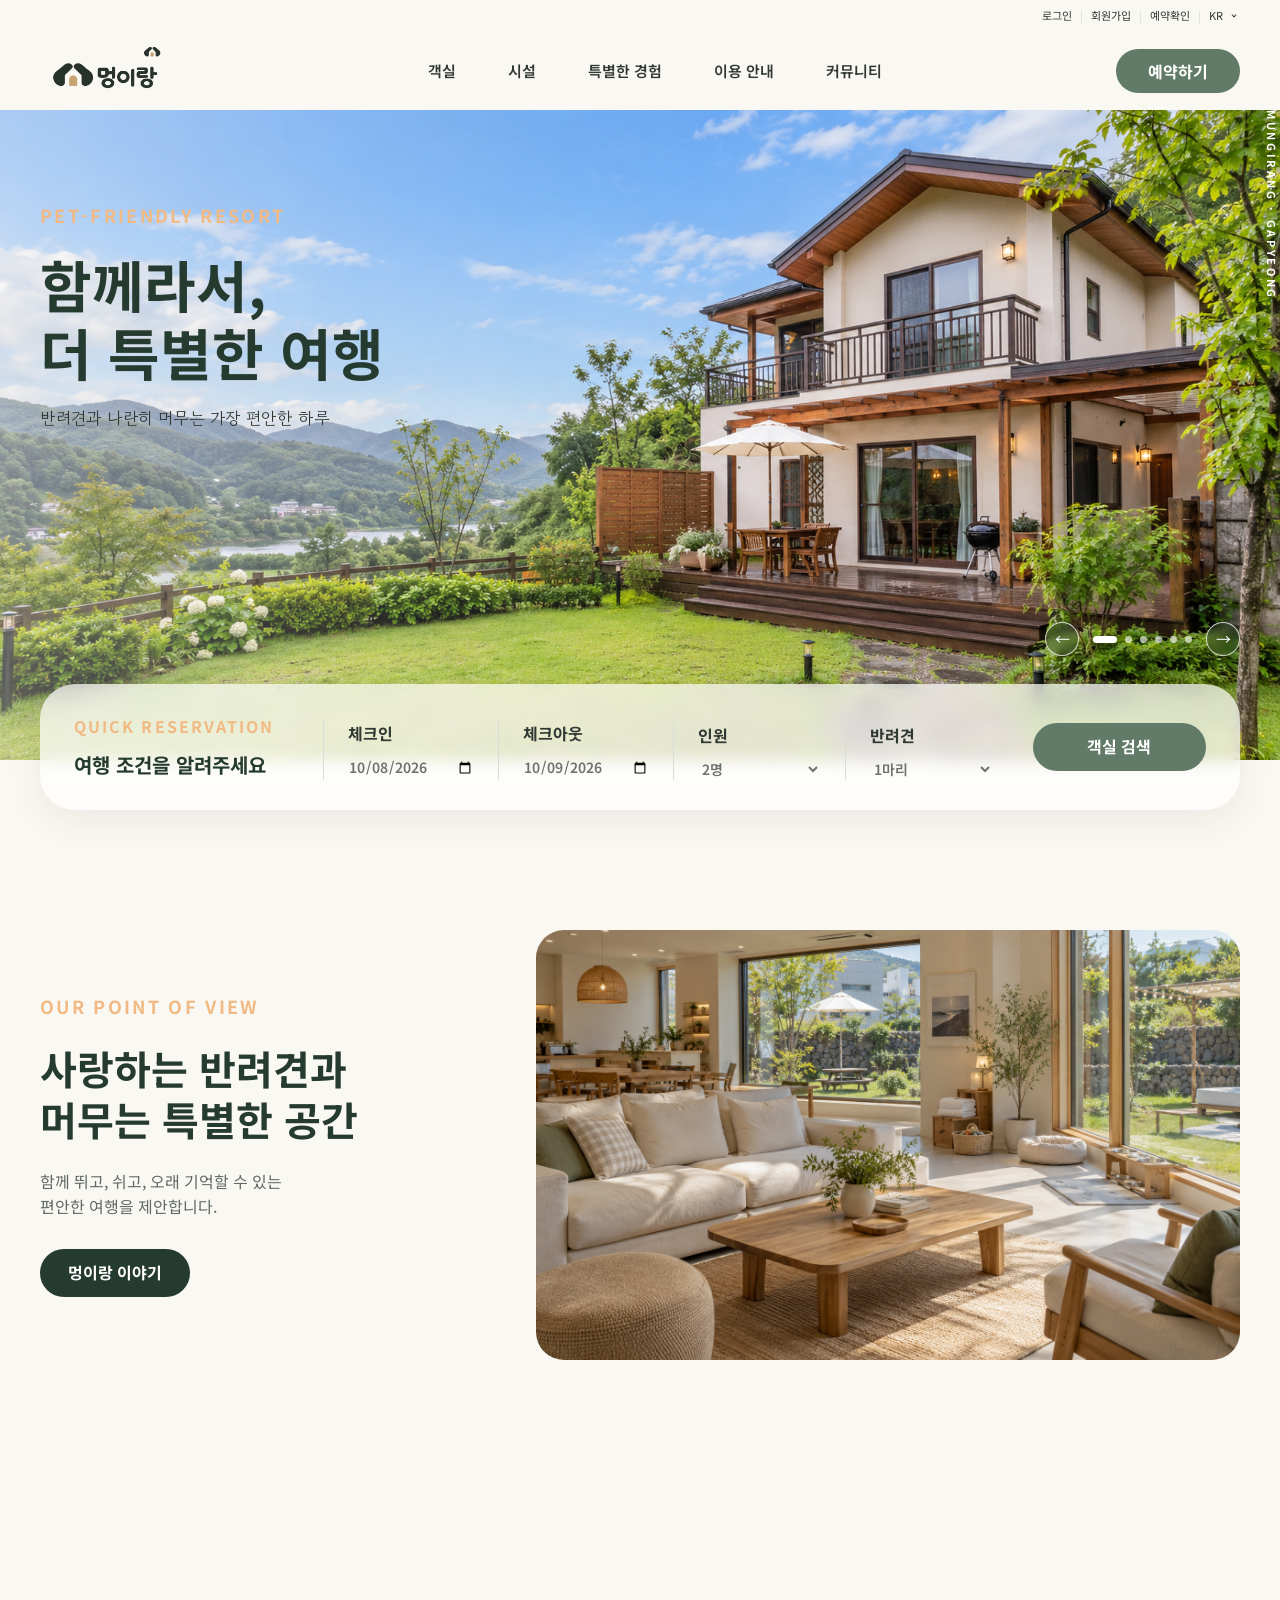
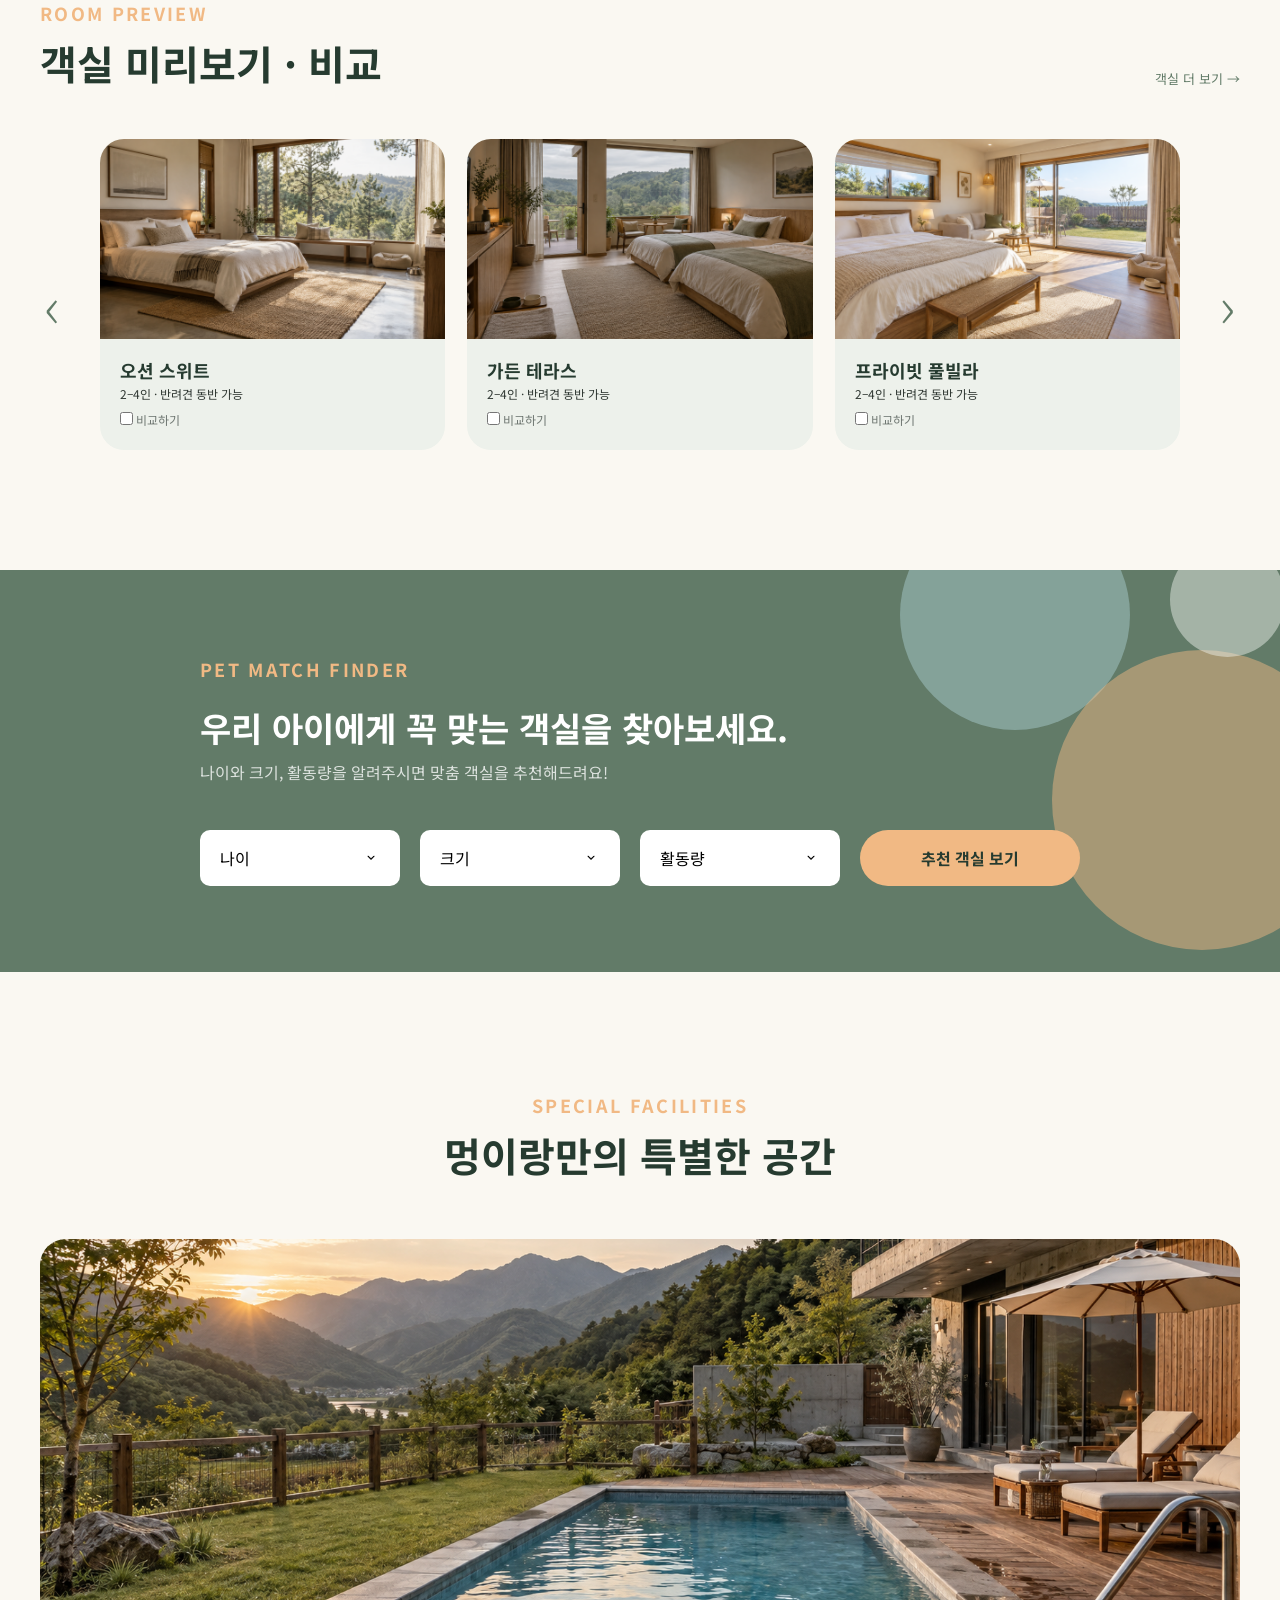
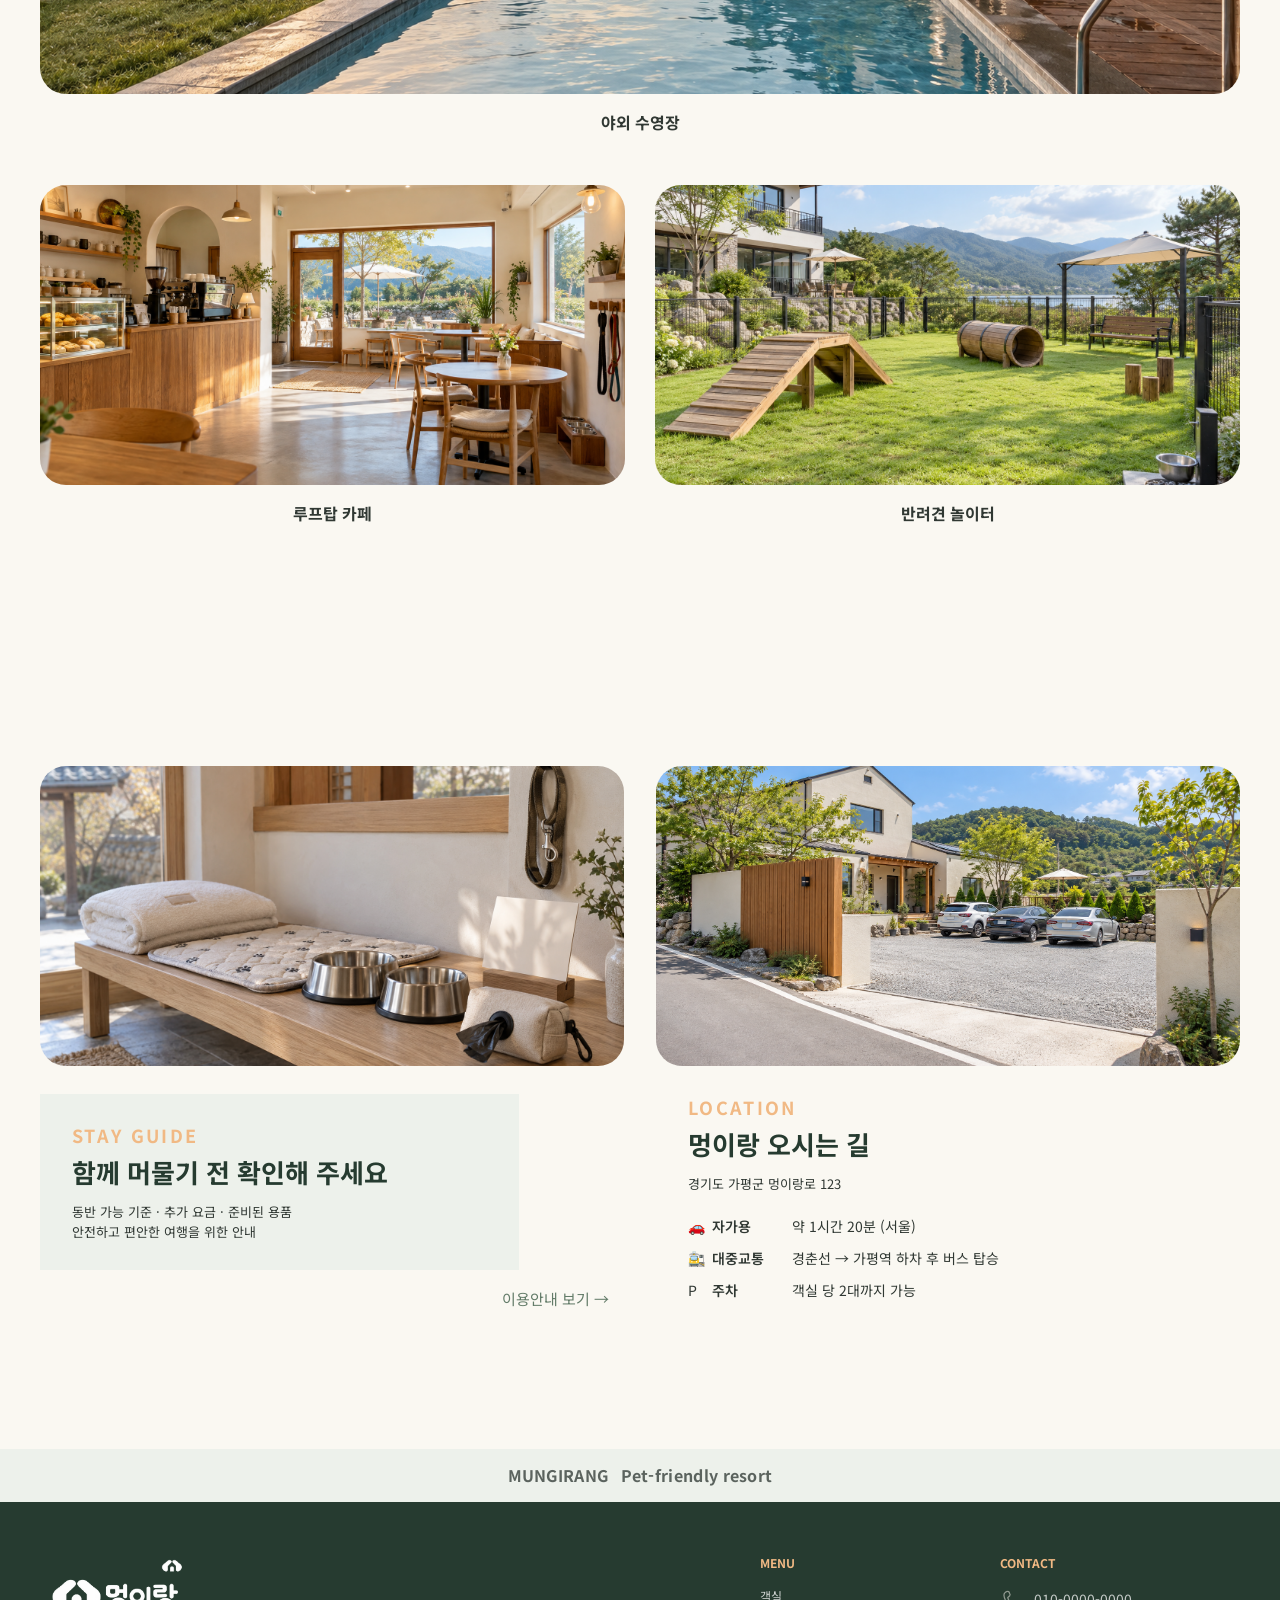
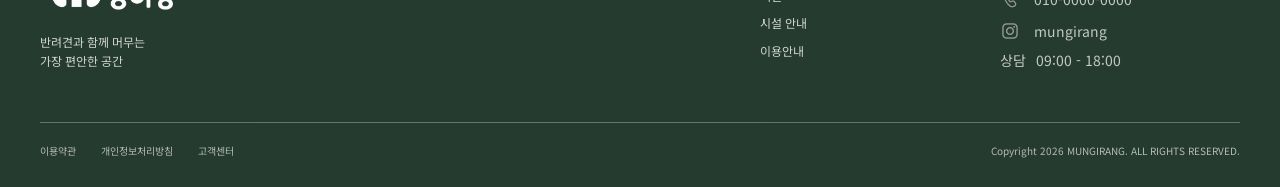
<file: index.html>
<!DOCTYPE html>
<html lang="ko">

<head>
  <meta charset="UTF-8">
  <meta name="viewport" content="width=device-width, initial-scale=1.0">
  <meta name="description" content="반려견과 함께 머무는 가평 애견동반펜션 멍이랑">
  <title>멍이랑 | Pet-friendly resort</title>
  <link rel="preconnect" href="https://fonts.googleapis.com">
  <link rel="preconnect" href="https://fonts.gstatic.com" crossorigin>
  <link
    href="https://fonts.googleapis.com/css2?family=Gowun+Dodum&family=Noto+Sans+KR:wght@400;500;600;700;800&display=swap"
    rel="stylesheet">
  <link rel="stylesheet" href="css/style.css">
  <script src="script/main.js" defer></script>
  <script src="script/login.js" defer></script>
</head>

<body>
  <a class="skip-link" href="#main">본문 바로가기</a>

  <header>
    <div class="utility">
      <a href="login.html">로그인</a>
      <span>|</span>

      <a href="signup.html">회원가입</a>
      <span>|</span>

      <a href="#">예약확인</a>
      <span>|</span>

      <button type="button" class="language-btn">
        <span>KR</span>
        <img src="img/icon_down.png" alt="">
      </button>
    </div>
    <div class="header-inner">
      <a class="brand" href="#top" aria-label="멍이랑 홈">
        <img src="img/Logo.png" alt="멍이랑">
      </a>
      <nav class="main-nav" aria-label="주요 메뉴">
        <a href="#rooms">객실</a>
        <a href="#facilities">시설</a>
        <a href="#experience">특별한 경험</a>
        <a href="#guide">이용 안내</a>
        <a href="#footer">커뮤니티</a>
      </nav>
      <a class="btn btn-primary header-book" href="#booking">예약하기</a>
      <button class="menu-button" type="button" aria-expanded="false" aria-controls="mobile-menu">
        <span></span>
        <span></span>
        <span></span>
        <b class="blind">메뉴</b>
      </button>
    </div>
    <nav class="mobile-menu" id="mobile-menu" aria-label="모바일 메뉴">
      <a href="#rooms">객실</a>
      <a href="#facilities">시설</a>
      <a href="#experience">특별한 경험</a>
      <a href="#guide">이용 안내</a>
      <a href="#booking">예약하기</a>
    </nav>
  </header>

  <main id="main">
    <!-- main banner -->
    <section class="hero" aria-labelledby="hero-title">
      <div class="hero-slides" aria-live="polite">
        <img class="hero-image" src="img/01-main-hero-pension.png" alt="푸른 정원과 산을 마주한 멍이랑 펜션">
        <img class="hero-image" src="img/02-about-lounge.png" alt="">
        <img class="hero-image" src="img/03-room-ocean-suite.png" alt="">
        <img class="hero-image" src="img/06-special-pool.png" alt="">
        <img class="hero-image" src="img/08-special-playground.png" alt="">
        <img class="hero-image" src="img/11-special-rooftop-cafe.png" alt="">
      </div>  
      <div class="hero-copy content-width">
        <p class="eyebrow">PET-FRIENDLY RESORT</p>
        <h1 id="hero-title">함께라서,<br>더 특별한 여행</h1>
        <p>반려견과 나란히 머무는 가장 편안한 하루</p>
      </div>
      <p class="hero-side">MUNGIRANG · GAPYEONG</p>
      <div class="hero-controls" aria-label="메인 배너 제어">
        <button class="hero-arrow hero-prev" type="button" aria-label="이전 배너">←</button>
        <div class="hero-dots" role="tablist" aria-label="배너 선택"></div>
        <button class="hero-arrow hero-next" type="button" aria-label="다음 배너">→</button>
      </div>
    </section>

    <!-- 여행 조건을 알려주세요 -->
    <div class="booking-bar content-width" id="booking">
      <div class="booking-title">
        <span class="eyebrow">QUICK RESERVATION</span>
        <strong>여행 조건을 알려주세요</strong>
      </div>
      <label>
        <span>체크인</span>
        <input type="date" value="2026-10-08">
      </label>
      <label>
        <span>체크아웃</span>
        <input type="date" value="2026-10-09">
      </label>
      <label>
        <span>인원</span>
        <select>
          <option>2명</option>
          <option>3명</option>
          <option>4명</option>
          <option>5명</option>
          <option>6명</option>
        </select>
      </label>
      <label>
        <span>반려견</span>
        <select>
          <option>1마리</option>
          <option>2마리</option>
          <option>3마리</option>
          <option>4마리</option>
          <option>5마리</option>
        </select>
      </label>
      <button class="btn btn-primary" type="submit">객실 검색</button>
    </div>

    <!-- 멍이랑 이야기 -->
    <section class="about section content-width" id="experience">
      <div class="about-copy">
        <p class="eyebrow">OUR POINT OF VIEW</p>
        <h2>사랑하는 반려견과<br>머무는 특별한 공간</h2>
        <p>
          함께 뛰고, 쉬고, 오래 기억할 수 있는<br>
          편안한 여행을 제안합니다.
        </p>
        <a class="btn btn-dark" href="#guide">멍이랑 이야기</a>
      </div>
      <div class="about-visual image-frame">
        <img src="img/02-about-lounge.png" alt="햇살이 들어오는 멍이랑 라운지">
      </div>
    </section>

    <!-- 객실 미리보기 및 비교 -->
    <section class="rooms section content-width" id="rooms">
      <div class="section-heading split-heading">
        <div>
          <p class="eyebrow">ROOM PREVIEW</p>
          <h2>객실 미리보기 · 비교</h2>
        </div>
        <a href="#">객실 더 보기 <span>→</span></a>
      </div>
      <div class="room-carousel">
        <button class="carousel-arrow prev" type="button" aria-label="이전 객실">‹</button>
        <div class="room-list">
          <article class="room-card">
            <img src="img/03-room-ocean-suite.png" alt="오션 스위트 객실">
            <div>
              <h3>오션 스위트</h3>
              <p>2–4인 · 반려견 동반 가능</p>
              <label>
                <input type="checkbox"> 비교하기
              </label>
            </div>
          </article>
          <article class="room-card">
            <img src="img/04-room-garden-terrace.png" alt="가든 테라스 객실">
            <div>
              <h3>가든 테라스</h3>
              <p>2–4인 · 반려견 동반 가능</p>
              <label>
                <input type="checkbox"> 비교하기
              </label>
            </div>
          </article>
          <article class="room-card">
            <img src="img/05-room-private-villa.png" alt="프라이빗 풀빌라 객실">
            <div>
              <h3>프라이빗 풀빌라</h3>
              <p>2–4인 · 반려견 동반 가능</p>
              <label>
                <input type="checkbox"> 비교하기
              </label>
            </div>
          </article>
        </div>
        <button class="carousel-arrow next" type="button" aria-label="다음 객실">›</button>
      </div>
    </section>

    <!-- 우리 아이에게 꼭 맞는 객실을 찾아보세요 -->
    <section class="pet-match" aria-labelledby="match-title">
      <div class="bubble bubble-blue" aria-hidden="true"></div>
      <div class="bubble bubble-orange" aria-hidden="true"></div>
      <div class="bubble bubble-ivory" aria-hidden="true"></div>
      <div class="content-width match-inner">
        <p class="eyebrow">PET MATCH FINDER</p>
        <h2 id="match-title">우리 아이에게 꼭 맞는 객실을 찾아보세요.</h2>
        <p>나이와 크기, 활동량을 알려주시면 맞춤 객실을 추천해드려요!</p>
        <form class="match-form">
          <label>
            <span class="blind">나이</span>
            <select>
              <option>나이</option>
              <option>1–3살</option>
              <option>4–7살</option>
              <option>8살 이상</option>
            </select>
          </label>
          <label>
            <span class="blind">크기</span>
            <select>
              <option>크기</option>
              <option>소형</option>
              <option>중형</option>
              <option>대형</option>
            </select>
          </label>
          <label>
            <span class="blind">활동량</span>
            <select>
              <option>활동량</option>
              <option>차분해요</option>
              <option>보통이에요</option>
              <option>활발해요</option>
            </select>
          </label>
          <button class="btn btn-accent" type="submit">추천 객실 보기</button>
        </form>
      </div>
    </section>

    <!-- 멍이랑만의 특별한 공간 -->
    <section class="facilities section content-width" id="facilities">
      <div class="section-heading center-heading">
        <p class="eyebrow">SPECIAL FACILITIES</p>
        <h2>멍이랑만의 특별한 공간</h2>
      </div>
      <div class="facility-grid">
        <figure class="facility pool">
          <img src="img/06-special-pool.png" alt="산 전망의 야외 수영장">
          <figcaption>야외 수영장</figcaption>
        </figure>
        <figure class="facility cafe">
          <img src="img/07-special-pup-cafe.png" alt="따뜻한 분위기의 루프탑 카페">
          <figcaption>루프탑 카페</figcaption>
        </figure>
        <figure class="facility playground">
          <img src="img/08-special-playground.png" alt="잔디가 넓은 반려견 놀이터">
          <figcaption>반려견 놀이터</figcaption>
        </figure>
      </div>
    </section>

    <!-- stay guide 및 location -->
    <section class="guide section content-width" id="guide">
      <article class="guide-card">
        <div class="guide-image">
          <img src="img/09-stay-guide-amenities.png" alt="반려견을 위한 객실 어메니티">
        </div>
        <div class="guide-copy">
          <p class="eyebrow">STAY GUIDE</p>
          <h2>함께 머물기 전 확인해 주세요</h2>
          <p>
            동반 가능 기준 · 추가 요금 · 준비된 용품<br>
            안전하고 편안한 여행을 위한 안내
          </p>
          <a href="#">이용안내 보기 <span>→</span></a>
        </div>
      </article>
      <article class="location-card">
        <div class="location-image">
          <img src="img/10-location-entrance-parking.png" alt="멍이랑 펜션 입구와 주차장">
        </div>
        <div class="location-copy">
          <p class="eyebrow">LOCATION</p>
          <h2>멍이랑 오시는 길</h2>
          <p class="address">경기도 가평군 멍이랑로 123</p>
          <ul>
            <li>
              <span aria-hidden="true">🚗</span>
              <b>자가용</b>
              <em>약 1시간 20분 (서울)</em>
            </li>
            <li>
              <span aria-hidden="true">🚉</span>
              <b>대중교통</b>
              <em>경춘선 → 가평역 하차 후 버스 탑승</em>
            </li>
            <li>
              <span aria-hidden="true">P</span>
              <b>주차</b>
              <em>객실 당 2대까지 가능</em>
            </li>
          </ul>
        </div>
      </article>
    </section>
  </main>

  <!-- footer -->
  <footer class="site-footer" id="footer">
    <div class="footer-tagline">MUNGIRANG&nbsp;&nbsp; Pet-friendly resort</div>
    <div class="footer-inner content-width">
      <div class="footer-brand">
        <img src="img/Logo.white.png" alt="멍이랑">
        <p>반려견과 함께 머무는<br>가장 편안한 공간</p>
      </div>
      <div class="menu">
        <h2>MENU</h2>
        <a href="#rooms">객실</a>
        <a href="#facilities">시설 안내</a>
        <a href="#guide">이용안내</a>
      </div>

      <div class="footer-contact">
        <h2>CONTACT</h2>

        <a class="contact-row" href="tel:01000000000">
          <img src="img/icon-phone.png" alt="">
          <span>010-0000-0000</span>
        </a>

        <a class="contact-row" href="https://www.instagram.com/mungirang" target="_blank">
          <img src="img/icon-insta.png" alt="">
          <span>mungirang</span>
        </a>

        <div class="contact-row contact-time">
          <span class="contact-label">상담</span>
          <span>09:00 - 18:00</span>
        </div>
      </div>
    </div>
    </div>
    <div class="footer-bottom content-width">
      <div>
        <a href="#">이용약관</a>
        <a href="#">개인정보처리방침</a>
        <a href="#">고객센터</a>
      </div>
      <p>Copyright 2026 MUNGIRANG. ALL RIGHTS RESERVED.</p>
    </div>
  </footer>
<!-- Code injected by live-server -->
<script>
	// <![CDATA[  <-- For SVG support
	if ('WebSocket' in window) {
		(function () {
			function refreshCSS() {
				var sheets = [].slice.call(document.getElementsByTagName("link"));
				var head = document.getElementsByTagName("head")[0];
				for (var i = 0; i < sheets.length; ++i) {
					var elem = sheets[i];
					var parent = elem.parentElement || head;
					parent.removeChild(elem);
					var rel = elem.rel;
					if (elem.href && typeof rel != "string" || rel.length == 0 || rel.toLowerCase() == "stylesheet") {
						var url = elem.href.replace(/(&|\?)_cacheOverride=\d+/, '');
						elem.href = url + (url.indexOf('?') >= 0 ? '&' : '?') + '_cacheOverride=' + (new Date().valueOf());
					}
					parent.appendChild(elem);
				}
			}
			var protocol = window.location.protocol === 'http:' ? 'ws://' : 'wss://';
			var address = protocol + window.location.host + window.location.pathname + '/ws';
			var socket = new WebSocket(address);
			socket.onmessage = function (msg) {
				if (msg.data == 'reload') window.location.reload();
				else if (msg.data == 'refreshcss') refreshCSS();
			};
			if (sessionStorage && !sessionStorage.getItem('IsThisFirstTime_Log_From_LiveServer')) {
				console.log('Live reload enabled.');
				sessionStorage.setItem('IsThisFirstTime_Log_From_LiveServer', true);
			}
		})();
	}
	else {
		console.error('Upgrade your browser. This Browser is NOT supported WebSocket for Live-Reloading.');
	}
	// ]]>
</script>
</body>

</html>
</file>
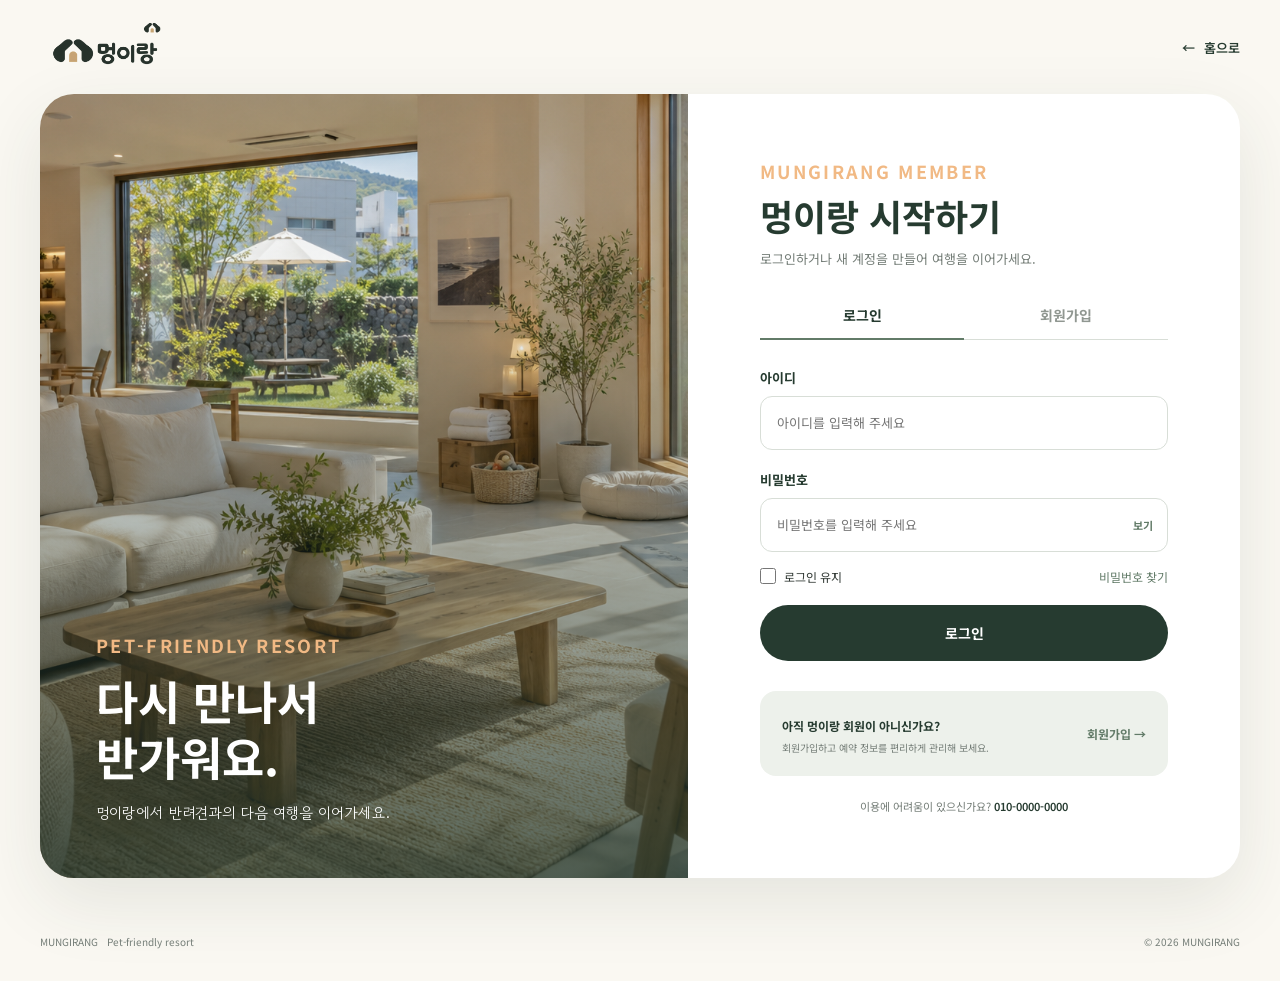
<file: login.html>
<!DOCTYPE html>
<html lang="ko">
<head>
  <meta charset="UTF-8">
  <meta name="viewport" content="width=device-width, initial-scale=1.0">
  <meta name="description" content="멍이랑 회원 로그인">
  <title>로그인 | 멍이랑</title>
  <link rel="preconnect" href="https://fonts.googleapis.com">
  <link rel="preconnect" href="https://fonts.gstatic.com" crossorigin>
  <link href="https://fonts.googleapis.com/css2?family=Gowun+Dodum&family=Noto+Sans+KR:wght@400;500;600;700;800&display=swap" rel="stylesheet">
  <link rel="stylesheet" href="css/login.css">
  <script src="script/login.js" defer></script>
</head>
<body>
  <a class="skip-link" href="#main">본문 바로가기</a>

  <header class="login-header">
    <a class="login-brand" href="index.html" aria-label="멍이랑 홈으로 이동">
      <img src="img/Logo.png" alt="멍이랑">
    </a>
    <a class="back-home" href="index.html"><span aria-hidden="true">←</span> 홈으로</a>
  </header>
  <main class="login-main" id="main">
    <section class="login-visual" aria-label="멍이랑 펜션 풍경">
      <img src="img/02-about-lounge.png" alt="햇살이 들어오는 멍이랑 라운지">
      <div class="visual-copy">
        <p>PET-FRIENDLY RESORT</p>
        <h1>다시 만나서<br>반가워요.</h1>
        <span>멍이랑에서 반려견과의 다음 여행을 이어가세요.</span>
      </div>
    </section>

    <section class="login-panel" aria-labelledby="login-title">
      <div class="login-panel-inner">
        <p class="eyebrow">MUNGIRANG MEMBER</p>
        <h2 id="login-title">멍이랑 시작하기</h2>
        <p class="login-intro">로그인하거나 새 계정을 만들어 여행을 이어가세요.</p>

        <div class="reservation-notice" hidden>
          <span aria-hidden="true">●</span>
          <p><strong>예약을 계속하려면 로그인이 필요해요.</strong><br>로그인 후 선택한 예약 단계로 돌아갑니다.</p>
        </div>

        <div class="auth-tabs" role="tablist" aria-label="회원 메뉴">
          <button class="auth-tab active" id="login-tab" type="button" role="tab" aria-selected="true" aria-controls="login-panel">로그인</button>
          <button class="auth-tab" id="signup-tab" type="button" role="tab" aria-selected="false" aria-controls="signup-panel">
            <a href="signup.html">회원가입</a>
          </button>
        </div>

        <form class="login-form auth-panel active" id="login-panel" role="tabpanel" aria-labelledby="login-tab" novalidate>
          <div class="field">
            <label for="user-id">아이디</label>
            <input id="user-id" name="userId" type="text" autocomplete="username" placeholder="아이디를 입력해 주세요" required>
            <p class="field-error" id="id-error" aria-live="polite"></p>
          </div>

          <div class="field">
            <label for="user-password">비밀번호</label>
            <div class="password-field">
              <input id="user-password" name="password" type="password" autocomplete="current-password" placeholder="비밀번호를 입력해 주세요" required minlength="8">
              <button class="password-toggle" type="button" aria-label="비밀번호 보기" aria-pressed="false">보기</button>
            </div>
            <p class="field-error" id="password-error" aria-live="polite"></p>
          </div>

          <div class="login-options">
            <label class="remember">
              <input type="checkbox" name="remember">
              <span>로그인 유지</span>
            </label>
            <button class="find-password" type="button">비밀번호 찾기</button>
          </div>

          <button class="login-button" type="submit">로그인</button>
          <p class="form-message" aria-live="polite"></p>
        </form>

        <div class="join-box login-only">
          <div><strong>아직 멍이랑 회원이 아니신가요?</strong>
            <p>회원가입하고 예약 정보를 편리하게 관리해 보세요.</p>
          </div>
          <button class="text-tab-link" type="button" data-open-tab="signup">회원가입 
            <span aria-hidden="true">→</span>
          </button>
        </div>

        <form class="signup-form auth-panel" id="signup-panel" role="tabpanel" aria-labelledby="signup-tab" hidden novalidate>
          <div class="field">
            <label for="signup-name">이름</label>
            <input id="signup-name" name="signupName" type="text" autocomplete="name" placeholder="이름을 입력해 주세요" required>
            <p class="field-error" aria-live="polite"></p>
          </div>

          <div class="field">
            <label for="signup-phone">휴대전화</label>
            <input id="signup-phone" name="signupPhone" type="tel" inputmode="numeric" autocomplete="tel" placeholder="숫자만 입력해 주세요" required>
            <p class="field-error" aria-live="polite"></p>
          </div>

          <div class="field">
            <label for="signup-id">아이디</label>
            <input id="signup-id" name="signupId" type="text" autocomplete="username" placeholder="사용할 아이디를 입력해 주세요" required>
            <p class="field-error" aria-live="polite"></p>
          </div>

          <div class="field">
            <label for="signup-password">비밀번호</label>
            <input id="signup-password" name="signupPassword" type="password" autocomplete="new-password" placeholder="영문·숫자 포함 8자 이상" minlength="8" required>
            <p class="field-error" aria-live="polite"></p>
          </div>

          <div class="field">
            <label for="signup-password-confirm">비밀번호 확인</label>
            <input id="signup-password-confirm" name="signupPasswordConfirm" type="password" autocomplete="new-password" placeholder="비밀번호를 다시 입력해 주세요" required>
            <p class="field-error" aria-live="polite"></p>
          </div>

          <label class="agreement">
            <input type="checkbox" name="agreement" required>
            <span><b>[필수]</b> 이용약관 및 개인정보 수집에 동의합니다.</span>
          </label>

          <button class="login-button signup-button" type="submit">동의하고 회원가입</button>
          <p class="form-message signup-message" aria-live="polite"></p>
        </form>

        <form class="reset-form auth-panel" id="reset-panel" hidden novalidate>
          <button class="reset-back" type="button" data-open-tab="login">
            <span aria-hidden="true">←</span> 로그인으로 돌아가기
          </button>
          <h3>비밀번호 찾기</h3>
          <p class="reset-intro">가입한 아이디와 휴대전화를 입력하면<br>본인 확인 절차를 안내해 드립니다.</p>
          <div class="field">
            <label for="reset-id">아이디</label>
            <input id="reset-id" name="resetId" type="text" autocomplete="username" placeholder="아이디를 입력해 주세요" required>
            <p class="field-error" aria-live="polite"></p>
          </div>
          <div class="field">
            <label for="reset-phone">휴대전화</label>
            <input id="reset-phone" name="resetPhone" type="tel" inputmode="numeric" autocomplete="tel" placeholder="숫자만 입력해 주세요" required>
            <p class="field-error" aria-live="polite"></p>
          </div>
          <button class="login-button" type="submit">본인 확인하기</button>
          <p class="form-message reset-message" aria-live="polite"></p>
        </form>

        <p class="login-help">이용에 어려움이 있으신가요? <a href="tel:01000000000">010-0000-0000</a></p>
      </div>
    </section>
  </main>

  <footer class="login-footer">
    <p>MUNGIRANG&nbsp;&nbsp; Pet-friendly resort</p>
    <span>© 2026 MUNGIRANG</span>
  </footer>
</body>
</html>
</file>
<file: css/style.css>
@import url(reset.css);
@import url(common.css);
@import url(main.css);
@import url(login.css);
@import url(signup.css);
@import url(media.css);
</file>
<file: css/login.css>
:root {
  --main: #627b68;
  --deep: #263b30;
  --bg: #faf8f2;
  --accent: #f1b984;
  --line: #d8ded7;
  --sub: #edf1eb;
  --text: #303833;
  --muted: #747d77;
  --white: #fff;
}

*,
*::before,
*::after { box-sizing: border-box; }

html, body, div, section, header, footer, main, form, h1, h2, h3, p, a, span, label, button, input {
  margin: 0;
  padding: 0;
}

html { scroll-behavior: smooth; }
a { color: inherit; text-decoration: none; }
button, input { border: 0; font: inherit; }
button { cursor: pointer; background: transparent; }
img { display: block; max-width: 100%; }

body {
  min-width: 320px;
  background: var(--bg);
  color: var(--text);
  font-family: "Noto Sans KR", sans-serif;
}

.skip-link {
  position: fixed;
  top: -100px;
  left: 20px;
  z-index: 100;
  padding: 12px 18px;
  background: var(--deep);
  color: var(--white);
}

.skip-link:focus { top: 20px; }

.login-header {
  position: relative;
  z-index: 10;
  display: flex;
  align-items: center;
  justify-content: space-between;
  width: min(calc(100% - 80px), 1280px);
  height: 94px;
  margin: 0 auto;
}

.login-brand { width: 130px; }
.login-brand img { 
  display: block; 
  width: 100%; 
  height: 58px; 
  object-fit: contain; 
}

.back-home {
  display: inline-flex;
  align-items: center;
  gap: 9px;
  color: var(--deep);
  font-size: 13px;
  font-weight: 600;
}

.back-home span { transition: transform .2s ease; }
.back-home:hover span { transform: translateX(-4px); }

.login-main {
  display: grid;
  grid-template-columns: minmax(0, 1.08fr) minmax(520px, .92fr);
  width: min(calc(100% - 80px), 1280px);
  min-height: 680px;
  margin: 0 auto 56px;
  overflow: hidden;
  border-radius: 34px;
  background: var(--white);
  box-shadow: 0 24px 70px rgba(38, 59, 48, .10);
}

.login-visual { position: relative; min-height: 680px; overflow: hidden; }
.login-visual::after {
  content: "";
  position: absolute;
  inset: 0;
  background: linear-gradient(180deg, rgba(38,59,48,.04) 25%, rgba(38,59,48,.78) 100%);
}

.login-visual img { 
  width: 100%; 
  height: 100%; 
  object-fit: cover; 
}

.visual-copy {
  position: absolute;
  z-index: 1;
  left: 56px;
  bottom: 54px;
  color: var(--white);
}

.visual-copy > p,
.eyebrow {
  color: var(--accent);
  font-size: 18px;
  font-weight: 700;
  letter-spacing: .13em;
}

.visual-copy h1 {
  margin: 14px 0 16px;
  font-size: 46px;
  line-height: 1.22;
}

.visual-copy span { font-family: "Gowun Dodum", sans-serif; font-size: 15px; }

.login-panel { 
  display: flex; 
  align-items: center; 
  padding: 64px 72px; 
}
.login-panel-inner { 
  width: 100%; 
  max-width: 430px;
  margin: 0 auto; 
}

.login-panel h2 {
  margin: 8px 0 10px;
  color: var(--deep);
  font-size: 36px;
  line-height: 1.3;
}

.login-intro { 
  margin-bottom: 24px;
  color: var(--muted); 
  font-size: 13px; 
}

.reservation-notice {
  display: flex;
  align-items: flex-start;
  gap: 11px;
  margin-bottom: 20px;
  padding: 15px 17px;
  border-radius: 13px;
  background: #fff3e7;
  color: #7b5a42;
  font-size: 11px;
  line-height: 1.6;
}

.reservation-notice[hidden] { display: none; }
.reservation-notice > span { 
  color: var(--accent); 
  font-size: 9px; 
  line-height: 1.8; 
}
.reservation-notice strong { color: var(--deep); font-size: 12px; }

.auth-tabs {
  display: grid;
  grid-template-columns: 1fr 1fr;
  margin-bottom: 28px;
  border-bottom: 1px solid var(--line);
}

.auth-tab {
  position: relative;
  height: 47px;
  color: #909791;
  font-size: 14px;
  font-weight: 700;
}

.auth-tab::after {
  content: "";
  position: absolute;
  right: 0;
  bottom: -1px;
  left: 0;
  height: 2px;
  background: transparent;
}

.auth-tab.active { color: var(--deep); }
.auth-tab.active::after { background: var(--main); }
.auth-panel[hidden] { display: none; }
.login-form,
.signup-form,
.reset-form { display: grid; gap: 20px; }

.reset-form h3 { color: var(--deep); font-size: 27px; }
.reset-intro { margin-top: -10px; color: var(--muted); font-size: 12px; line-height: 1.7; }
.reset-back { justify-self: start; color: var(--main); font-size: 12px; font-weight: 700; }
.field { display: grid; gap: 9px; }
.field > label { color: var(--deep); font-size: 13px; font-weight: 700; }

.field input {
  width: 100%;
  height: 54px;
  padding: 0 16px;
  border: 1px solid var(--line);
  border-radius: 12px;
  background: var(--white);
  color: var(--text);
  font: inherit;
  font-size: 13px;
  outline: none;
  transition: border-color .2s, box-shadow .2s;
}

.field input:focus {
  border-color: var(--main);
  box-shadow: 0 0 0 3px rgba(98,123,104,.12);
}

.field.has-error input { border-color: #b6645f; }
.field-error { min-height: 0; color: #a44e49; font-size: 11px; }
.field-error:empty { display: none; }

.password-field { position: relative; }
.password-field input { padding-right: 64px; }
.password-toggle {
  position: absolute;
  top: 50%;
  right: 15px;
  color: var(--main);
  font-size: 11px;
  font-weight: 700;
  transform: translateY(-50%);
}

.login-options { 
  display: flex; 
  align-items: center; 
  justify-content: space-between; 
  margin-top: -4px; 
  font-size: 12px; 
}
.remember { 
  display: inline-flex; 
  align-items: center; 
  gap: 8px; 
}
.remember input { 
  width: 16px; 
  height: 16px; 
  accent-color: var(--main); 
}
.find-password { color: var(--main); font-size: 12px; }

.login-button {
  width: 100%;
  height: 56px;
  border-radius: 999px;
  background: var(--deep);
  color: var(--white);
  font-size: 14px;
  font-weight: 700;
  transition: background .2s, transform .2s;
}

.login-button:hover { background: var(--main); transform: translateY(-1px); }
.form-message { 
  display: none; 
  padding: 12px 14px; 
  border-radius: 10px; 
  background: #fff3e7; 
  color: #8a5638; 
  font-size: 12px; 
}
.form-message.show { display: block; }

.join-box {
  display: flex;
  align-items: center;
  justify-content: space-between;
  gap: 20px;
  margin-top: 30px;
  padding: 21px 22px;
  border-radius: 16px;
  background: var(--sub);
}

.login-only[hidden] { display: none; }

.join-box strong { color: var(--deep); font-size: 12px; }
.join-box p { 
  margin-top: 4px; 
  color: var(--muted); 
  font-size: 10px; 
}
.text-tab-link { 
  flex-shrink: 0; 
  color: var(--main); 
  font-size: 12px; 
  font-weight: 700; 
}
.agreement { 
  display: flex; 
  align-items: flex-start; 
  gap: 9px; 
  color: var(--muted); 
  font-size: 11px; 
  line-height: 1.5; 
}
.agreement input { 
  flex: 0 0 auto; 
  width: 16px; 
  height: 16px; 
  margin-top: 1px; 
  accent-color: var(--main); 
}
.agreement b { color: var(--main); }
.login-help { 
  margin-top: 22px; 
  color: var(--muted); 
  font-size: 11px; 
  text-align: center; 
}
.login-help a { color: var(--deep); font-weight: 600; }

.login-footer {
  display: flex;
  justify-content: space-between;
  width: min(calc(100% - 80px), 1280px);
  margin: 0 auto;
  padding: 0 0 32px;
  color: var(--muted);
  font-size: 10px;
}

@media screen and (max-width: 1023px) {
  .login-header { width: calc(100% - 64px); height: 82px; }
  .login-main { 
    grid-template-columns: .8fr 1.2fr; 
    width: calc(100% - 64px); 
    min-height: 640px; 
  }
  .login-visual { min-height: 640px; }
  .visual-copy { left: 32px; bottom: 38px; }
  .visual-copy h1 { font-size: 36px; }
  .visual-copy span { display: none; }
  .login-panel { padding: 52px 44px; }
  .login-footer { width: calc(100% - 64px); }
}

@media screen and (max-width: 768px) {
  .login-header { width: calc(100% - 40px); height: 72px; }
  .login-brand { width: 108px; }
  .login-brand img { height: 48px; }
  .back-home { font-size: 12px; }

  .login-main {
    display: block;
    width: calc(100% - 40px);
    min-height: 0;
    margin-bottom: 30px;
    border-radius: 26px;
  }

  .login-visual { height: 185px; min-height: 0; }
  .login-visual::after { 
    background: linear-gradient(180deg, rgba(38,59,48,.02), rgba(38,59,48,.64)); 
  }
  .visual-copy { left: 24px; bottom: 22px; }
  .visual-copy > p { font-size: 10px; }
  .visual-copy h1 { margin: 7px 0 0; font-size: 26px; }

  .login-panel { padding: 38px 28px 34px; }
  .login-panel h2 { font-size: 30px; }
  .login-intro { margin-bottom: 30px; }
  .join-box { align-items: flex-end; padding: 18px; }
  .join-box p { display: none; }
  .login-footer { width: calc(100% - 40px); padding-bottom: 24px; }
}

@media screen and (max-width: 430px) {
  .login-header { width: calc(100% - 32px); }
  .login-main { width: calc(100% - 24px); border-radius: 22px; }
  .login-visual { height: 150px; }
  .visual-copy { left: 20px; bottom: 18px; }
  .visual-copy h1 { font-size: 23px; }
  .login-panel { padding: 32px 22px 30px; }
  .login-panel h2 { font-size: 27px; }
  .field input { height: 52px; }
  .login-button { height: 54px; }
  .login-footer { width: calc(100% - 32px); }
  .login-footer span { display: none; }
}
</file>
